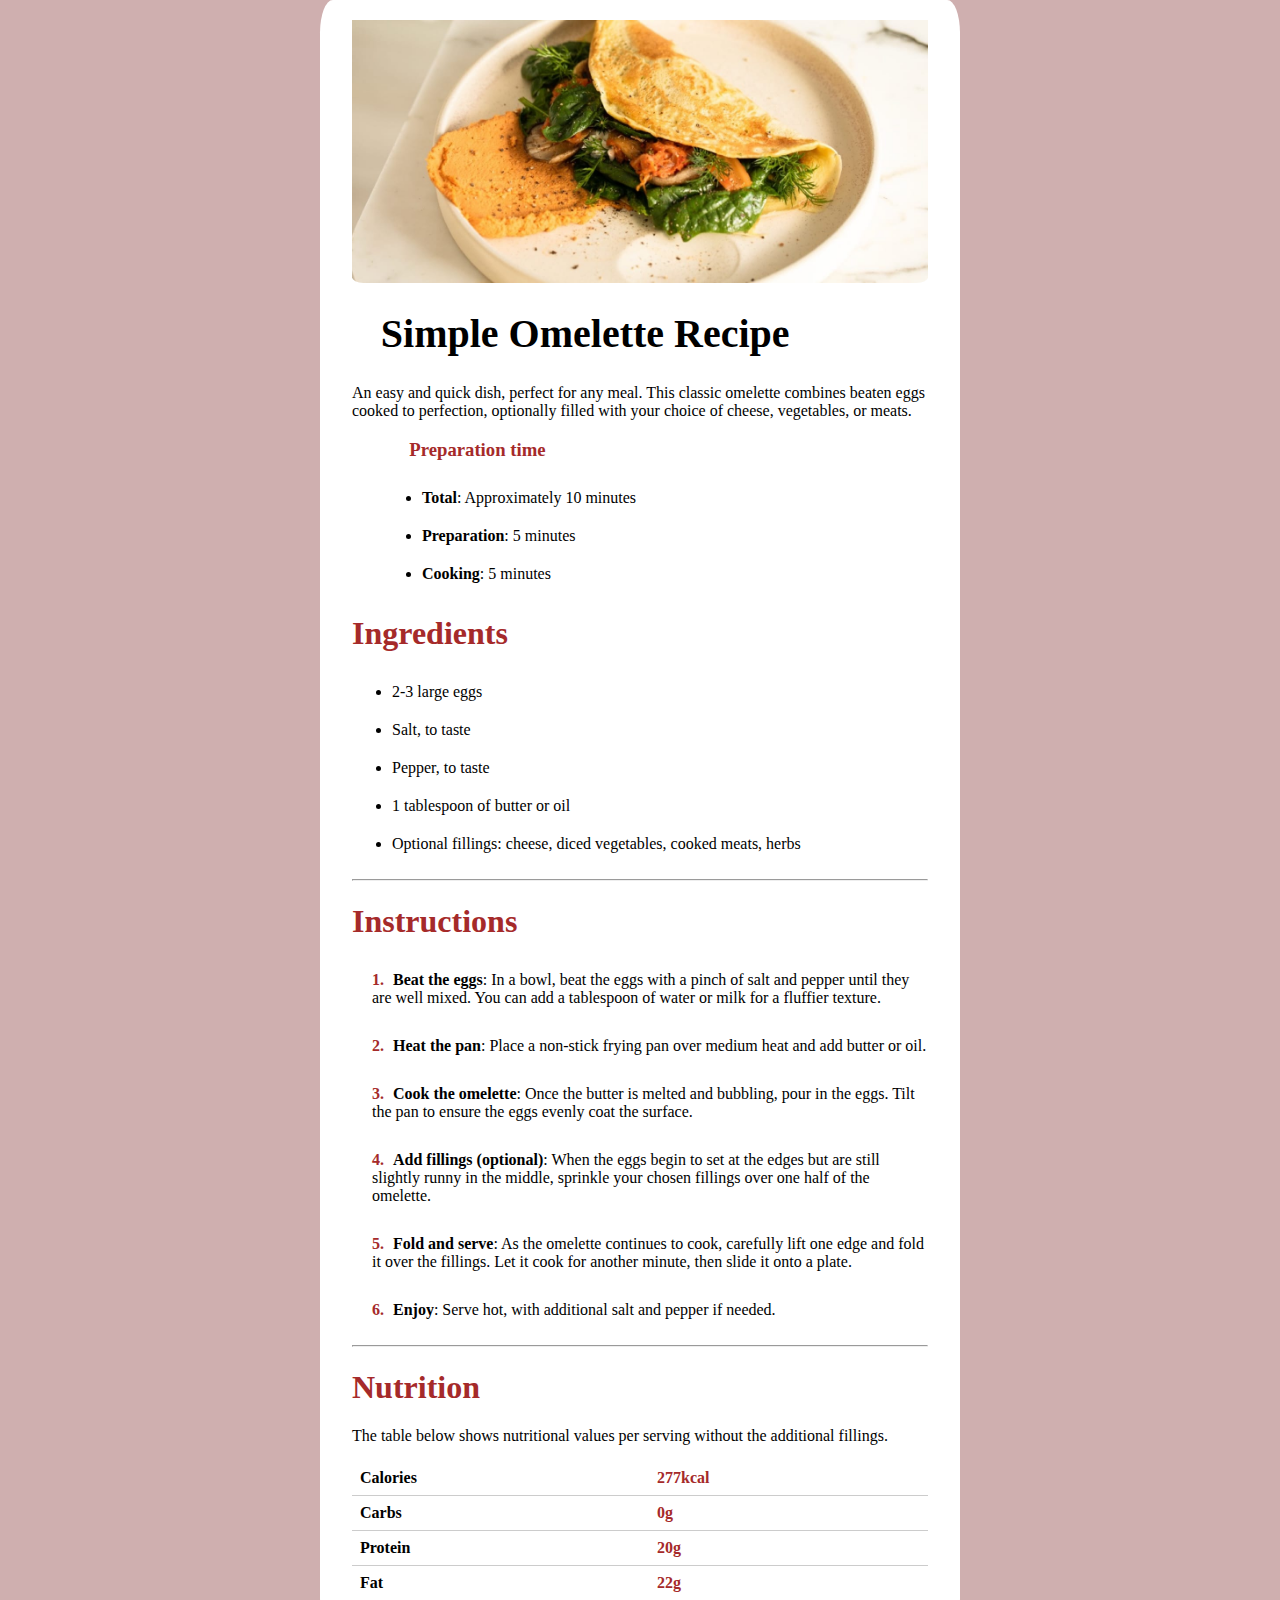
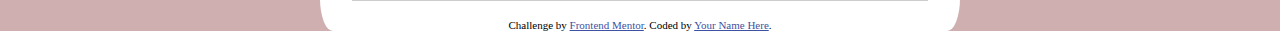
<file: index.html>
<!DOCTYPE html>
<html lang="en">
<head>
  <meta charset="UTF-8">
  <meta name="viewport" content="width=device-width, initial-scale=1.0"> <!-- displays site properly based on user's device -->
  <link rel="icon" type="image/png" sizes="32x32" href="./assets/images/favicon-32x32.png">
  <link rel="stylesheet" href="./style.css" /> 
  <title>Frontend Mentor | Recipe page</title>
  <!-- Feel free to remove these styles or customise in your own stylesheet 👍 -->
  <style>
    .attribution { font-size: 11px; text-align: center; }
    .attribution a { color: hsl(228, 45%, 44%); }
  </style>
</head>
<body>
  <img src="./assets/images/image-omelette.jpeg" alt="image-omelette" id="image-omelette"/>
  <div class="app">
  <section class="image-section" id="image-section">
    <h1 class="recipe">Simple Omelette Recipe</h1>
  </section>


  <p style="margin:auto">
  An easy and quick dish, perfect for any meal. This classic omelette combines beaten eggs cooked 
  to perfection, optionally filled with your choice of cheese, vegetables, or meats.
  </p>

  <section class="preparation">
    <h3 class="preparation-time">Preparation time</h3>
    <ul>
      <li><b>Total</b>: Approximately 10 minutes</li>
      <li><b>Preparation</b>: 5 minutes</li>
      <li><b>Cooking</b>: 5 minutes</li>
    </ul>
  </section>

  <section class="ingredients">
    <h1 style="color: brown;">Ingredients</h1>
    <ul>
      <li>2-3 large eggs</li>
      <li>Salt, to taste</li>
      <li>Pepper, to taste</li>
      <li>1 tablespoon of butter or oil</li>
      <li>Optional fillings: cheese, diced vegetables, cooked meats, herbs</li> <!-- Fix the closing tag here -->
    </ul>
  </section>
  <hr />
  <section class="instructions">
    <h1 style="color: brown;">Instructions</h1>
    <ol>
      <li><b>Beat the eggs</b>: In a bowl, beat the eggs with a pinch of salt and pepper until they are well mixed. 
      You can add a tablespoon of water or milk for a fluffier texture.</li>

      <li><b>Heat the pan</b>: Place a non-stick frying pan over medium heat and add butter or oil.</li>

      <li><b>Cook the omelette</b>: Once the butter is melted and bubbling, pour in the eggs. Tilt the pan to ensure 
      the eggs evenly coat the surface.</li>

      <li><b>Add fillings (optional)</b>: When the eggs begin to set at the edges but are still slightly runny in the 
      middle, sprinkle your chosen fillings over one half of the omelette.</li>

      <li><b>Fold and serve</b>: As the omelette continues to cook, carefully lift one edge and fold it over the 
      fillings. Let it cook for another minute, then slide it onto a plate.</li>

      <li><b>Enjoy</b>: Serve hot, with additional salt and pepper if needed.</li>
    </ol>
  </section>
  <hr />
  <section class="nutritions">
    <h1 style="color: brown;">Nutrition</h1>

    <p>The table below shows nutritional values per serving without the additional fillings.</p>

    <table>
      <tr>
        <th>Calories</th>
        <td style="color: brown;"><b>277kcal</b></td> 
      </tr> 
      <tr>
        <th>Carbs</th>
        <td style="color: brown;"><b>0g</b></td>
      </tr>
      <tr>
        <th>Protein</th>
        <td style="color: brown;"><b>20g</b></td>
      </tr>
      <tr>
        <th>Fat</th>
        <td style="color: brown;" ><b>22g</b></td>
      </tr>
    </table>
  </section> <br />
  
  <div class="attribution">
    Challenge by <a href="https://www.frontendmentor.io?ref=challenge" target="_blank">Frontend Mentor</a>. 
    Coded by <a href="#">Your Name Here</a>.
  </div>
</div>
</body>
</html>
</file>
<file: style.css>
html{
    background-color: rgb(207, 175, 175);
}
body{
    font-family: 'Young Serif', serif;
    font-weight: normal;
    width: 50%;
    display: block;
    margin: auto;
    background-color: #fff;
    border-radius: 2%;
}

.app{
    display: block;
    margin:auto;
    width: 90%;
}

#image-omelette{
    display: block;
    margin-left: auto;
    margin-right: auto;
    width: 90%;
    border-radius: 2%;
    padding-top: 20px;
}

.recipe {
    font-size: 250%;
    display: block;
    margin-left: auto;
    margin-right: auto;
    width: 90%;
}

.preparation{
    margin-left: 30px;
}

.preparation-time{
    color: brown;
    display: block;
    margin-left: auto;
    margin-right: auto;
    width: 90%;
}

ol{
    padding-left: 20px;
    list-style-type: none;
}

li{
    padding-top: 10px;
    padding-bottom: 10px;
}

ol li {
    counter-increment: my-counter;
    position: relative;
    margin-bottom: 10px;
}
  
ol li::before {
    content: counter(my-counter) ". ";
    color: brown; /* Set the color of the numbers */
    font-weight: bold;
    margin-right: 5px; /* Adjust spacing between number and text */
}

table{
    border-collapse: collapse;
    width: 100%;
}

table, th, td{
    border-bottom: 1px solid #ccc;
}

th, td{
    padding: 8px;
    text-align: left;
}

/*Media query for mobile devices */
@media only screen and (max-width : 650px){
    body{
        width: 100%;
        border-radius: 0%;
    }

    .app{
        padding-left: 10px;
        width: 100%;
        margin: auto;
    }

    #image-omelette{
        width: 100%;
        border-radius: 0%;
        padding-top: 0%;
    }
}
</file>
